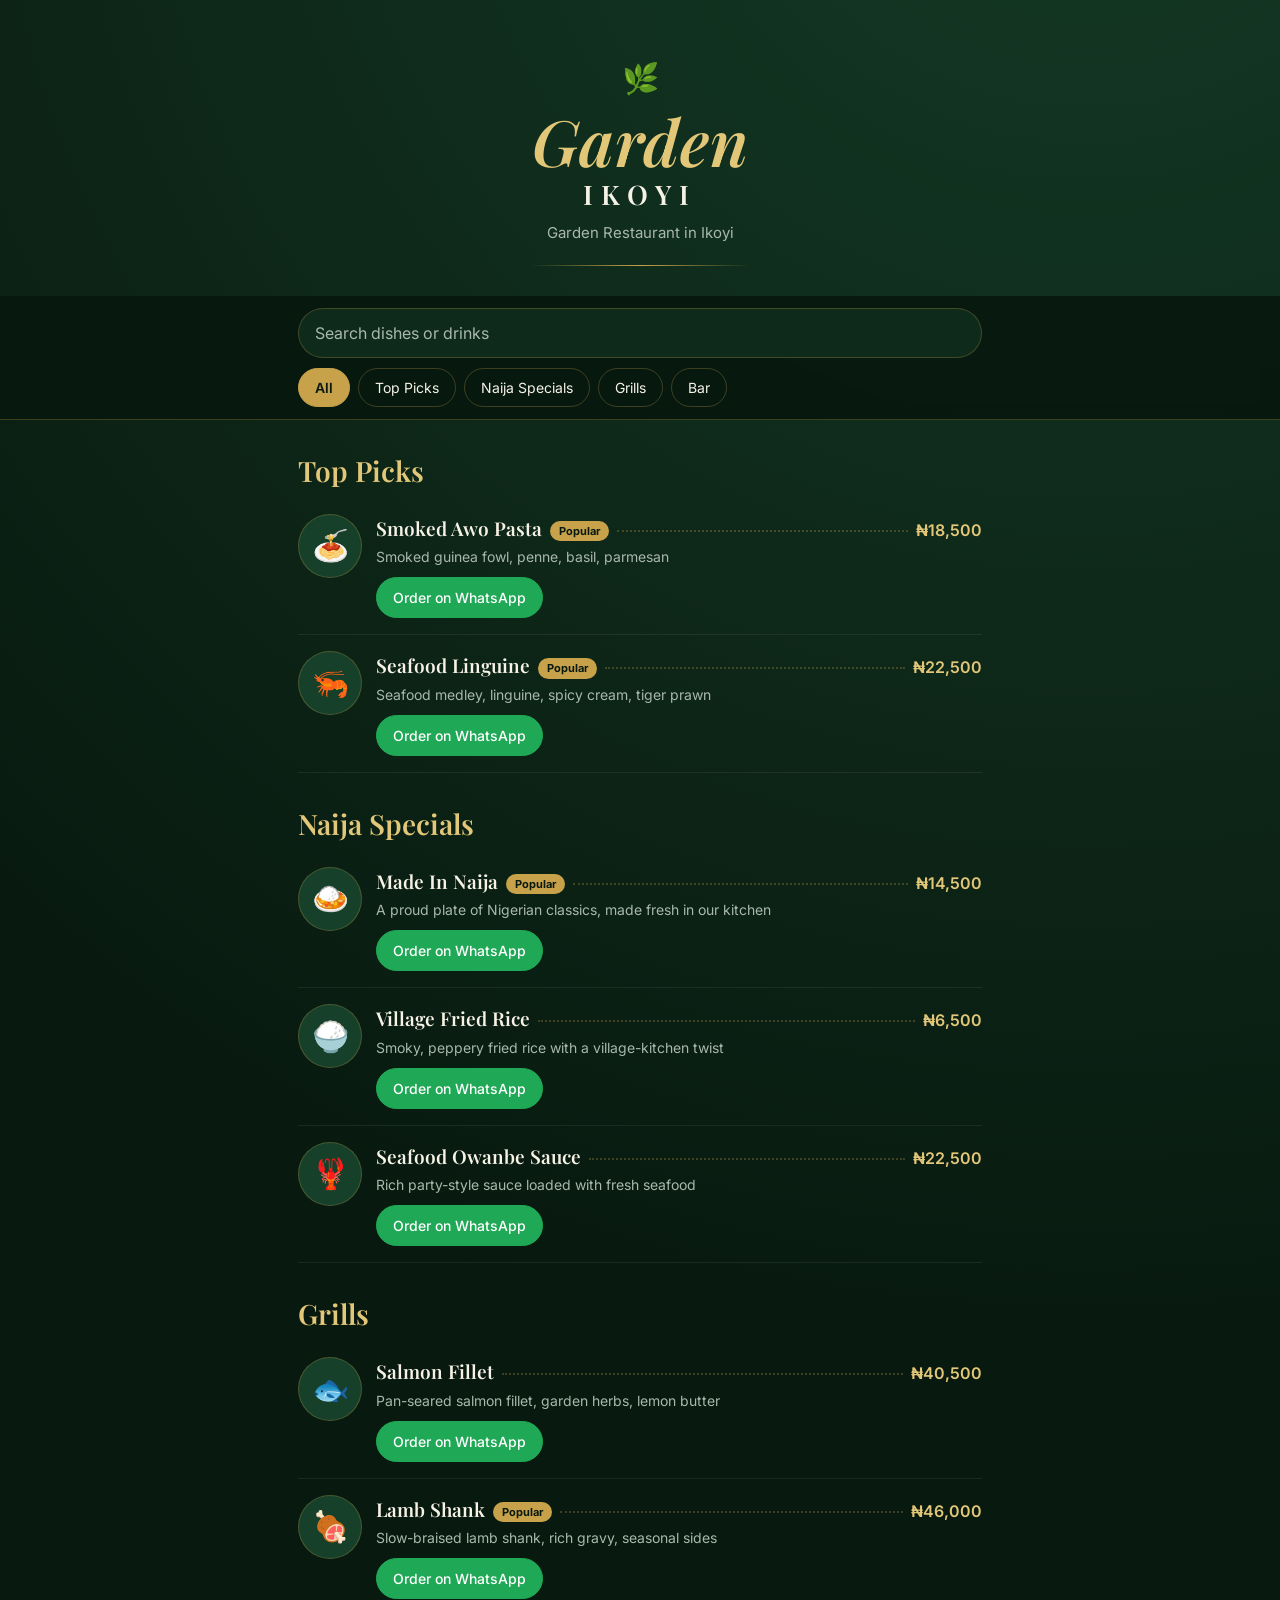
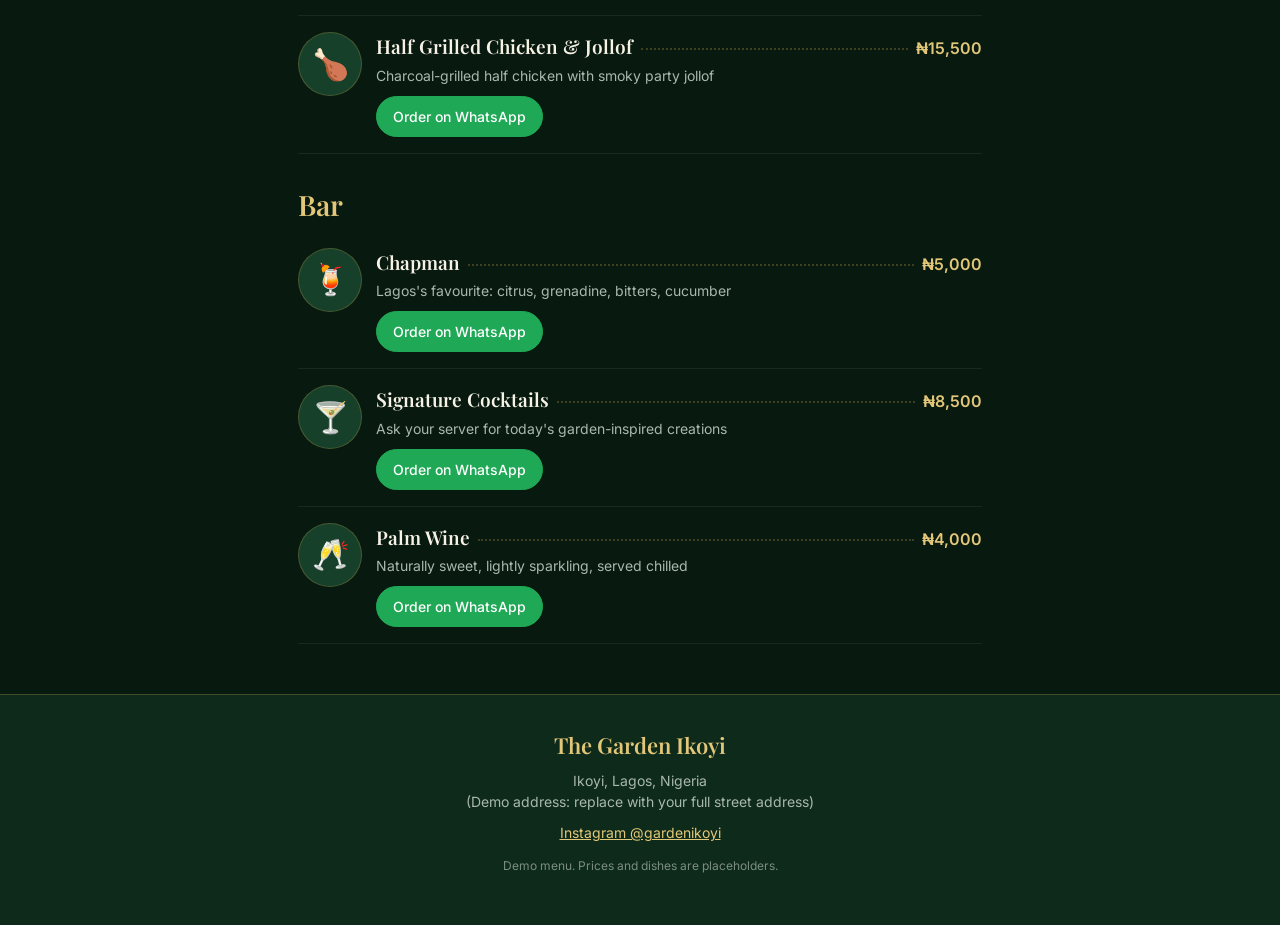
<file: index.html>
<!DOCTYPE html>
<html lang="en">
<head>
<meta charset="UTF-8">
<meta name="viewport" content="width=device-width, initial-scale=1">
<title>The Garden Ikoyi | Menu</title>
<meta name="theme-color" content="#08190f">
<link rel="preconnect" href="https://fonts.googleapis.com">
<link rel="preconnect" href="https://fonts.gstatic.com" crossorigin>
<link href="https://fonts.googleapis.com/css2?family=Inter:wght@400;500;600;700&family=Playfair+Display:ital,wght@0,600;1,600&display=swap" rel="stylesheet">
<link rel="stylesheet" href="style.css">
</head>
<body>
<header class="hero">
  <span class="leaf">🌿</span>
  <h1>Garden<span>IKOYI</span></h1>
  <p>Garden Restaurant in Ikoyi</p>
  <div class="rule"></div>
</header>

<div class="controls"><div class="wrap">
  <input id="search" class="search" type="search" placeholder="Search dishes or drinks" aria-label="Search the menu">
  <nav id="tabs" class="tabs" aria-label="Menu categories"></nav>
</div></div>

<main class="wrap" id="menu"></main>

<footer>
  <h3>The Garden Ikoyi</h3>
  <p>Ikoyi, Lagos, Nigeria<br>(Demo address: replace with your full street address)</p>
  <p style="margin-top:10px"><a href="https://instagram.com/gardenikoyi" target="_blank" rel="noopener">Instagram @gardenikoyi</a></p>
  <span class="demo">Demo menu. Prices and dishes are placeholders.</span>
</footer>

<script src="menu.js"></script>
<script>
let MENU = {categories:[], items:[]}, activeCat = "All", query = "";
const $ = id => document.getElementById(id);

function render() {
  // Category tabs
  const cats = ["All", ...MENU.categories];
  $("tabs").innerHTML = cats.map(c =>
    `<button class="tab ${c===activeCat?"active":""}" data-cat="${esc(c)}">${esc(c)}</button>`).join("");

  // Filter by category and search text
  const q = query.trim().toLowerCase();
  const items = MENU.items.filter(i =>
    (activeCat==="All" || i.category===activeCat) &&
    (!q || (i.name+" "+i.description).toLowerCase().includes(q)));

  if (!items.length) { $("menu").innerHTML = `<p class="empty">No dishes match your search. Try another word or category.</p>`; return; }

  // Group by category, keeping category order
  let html = "", n = 0;
  MENU.categories.forEach(cat => {
    const group = items.filter(i => i.category===cat);
    if (!group.length) return;
    html += `<section class="section"><h2>${esc(cat)}</h2>` + group.map(i => {
      const msg = encodeURIComponent(`Hello Garden Ikoyi, I'd like to order ${i.name}`);
      return `<article class="dish ${i.available?"":"unavailable"}" style="animation-delay:${Math.min(n++,8)*50}ms">
        <div class="thumb" aria-hidden="true">${esc(i.emoji||"🍽️")}</div>
        <div class="dish-body">
          <div class="line"><h3>${esc(i.name)}${i.popular?'<span class="badge">Popular</span>':""}</h3><span class="dots"></span><span class="price">${naira(i.price)}</span></div>
          <p class="desc">${esc(i.description)}</p>
          ${i.available
            ? `<a class="btn wa" target="_blank" rel="noopener" href="https://wa.me/${WHATSAPP}?text=${msg}">Order on WhatsApp</a>`
            : `<span class="soldout">Not available today</span>`}
        </div></article>`;
    }).join("") + `</section>`;
  });
  $("menu").innerHTML = html;
}

$("tabs").addEventListener("click", e => {
  const b = e.target.closest(".tab"); if (!b) return;
  activeCat = b.dataset.cat; render();
});
$("search").addEventListener("input", e => { query = e.target.value; render(); });

loadMenu().then(m => {
  // Include any category used by items but missing from the list
  m.items.forEach(i => { if (!m.categories.includes(i.category)) m.categories.push(i.category); });
  MENU = m; render();
}).catch(() => { $("menu").innerHTML = `<p class="empty">Menu could not load. Please ask your server.</p>`; });
</script>
</body>
</html>
</file>
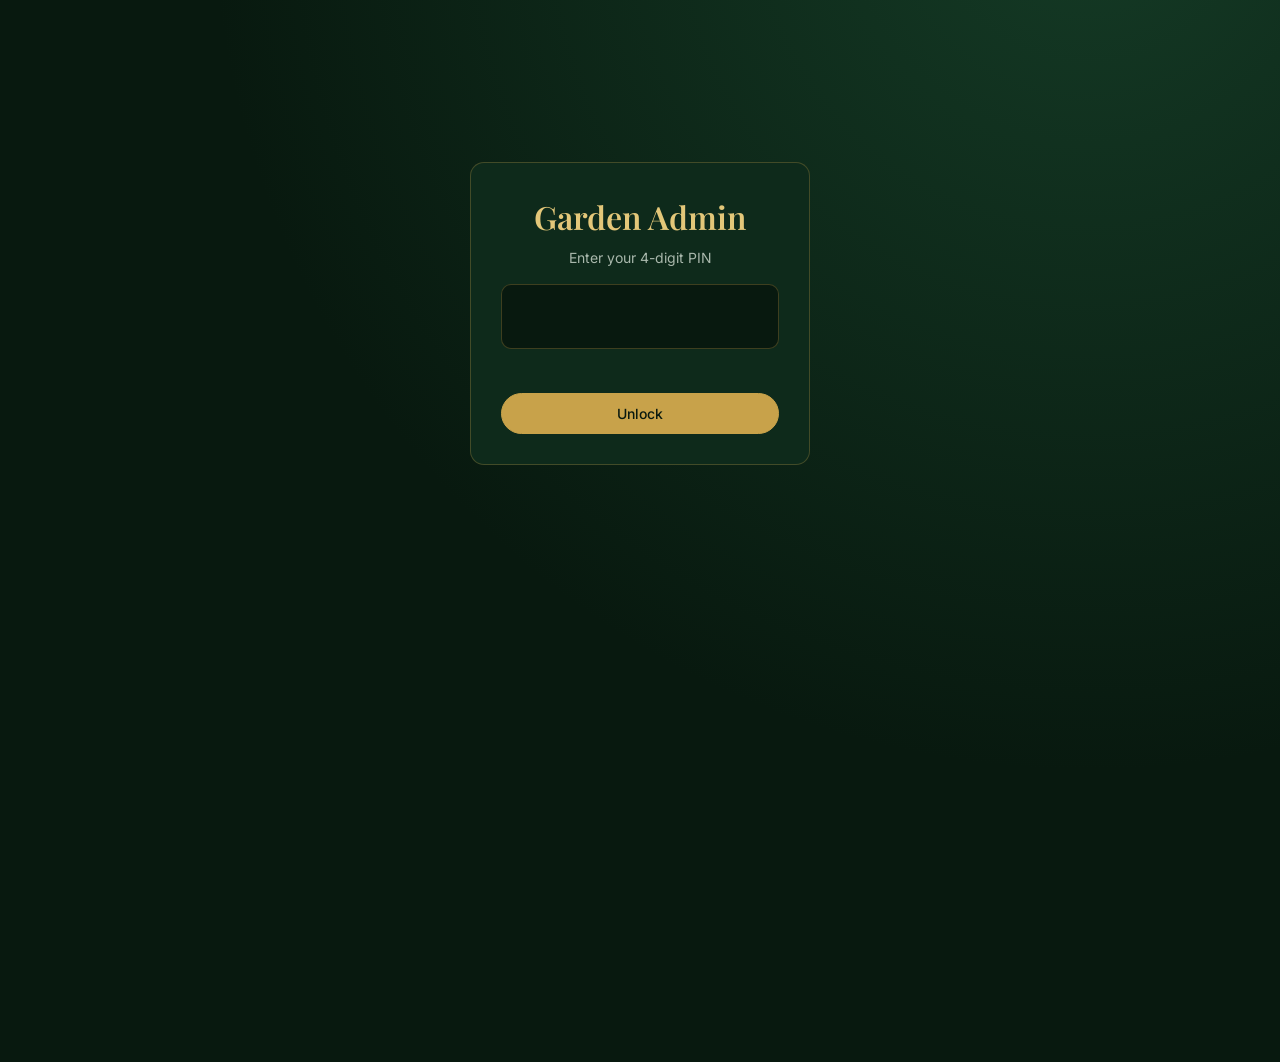
<file: admin.html>
<!DOCTYPE html>
<html lang="en">
<head>
<meta charset="UTF-8">
<meta name="viewport" content="width=device-width, initial-scale=1">
<title>Garden Ikoyi | Admin</title>
<meta name="robots" content="noindex">
<link rel="preconnect" href="https://fonts.googleapis.com">
<link rel="preconnect" href="https://fonts.gstatic.com" crossorigin>
<link href="https://fonts.googleapis.com/css2?family=Inter:wght@400;500;600;700&family=Playfair+Display:ital,wght@0,600;1,600&display=swap" rel="stylesheet">
<link rel="stylesheet" href="style.css">
</head>
<body>

<!-- PIN login (demo only: the PIN is visible in this file, so don't use for real security) -->
<div id="login" class="login">
  <h1 style="color:var(--gold-soft)">Garden Admin</h1>
  <p style="color:var(--muted);font-size:14px;margin-top:6px">Enter your 4-digit PIN</p>
  <input id="pin" type="password" inputmode="numeric" maxlength="4" autocomplete="off" aria-label="PIN">
  <div id="pinErr" class="err"></div>
  <button id="pinBtn" class="btn solid" style="width:100%;justify-content:center">Unlock</button>
</div>

<div id="app" class="wrap" hidden>
  <div class="admin-top">
    <h1>Menu Manager</h1>
    <div class="row">
      <a class="btn" href="index.html" target="_blank">Preview customer menu</a>
      <button id="logout" class="btn">Log out</button>
    </div>
  </div>

  <div class="stats">
    <div class="stat"><b id="sDishes">0</b><small>Total dishes</small></div>
    <div class="stat"><b id="sCats">0</b><small>Categories</small></div>
    <div class="stat"><b id="sOff">0</b><small>Unavailable</small></div>
  </div>

  <div class="row" style="margin-bottom:16px">
    <button id="add" class="btn solid">Add new dish</button>
    <button id="save" class="btn solid">Save changes</button>
    <button id="reset" class="btn danger">Reset to menu.json</button>
  </div>

  <div id="list"></div>

  <h2 style="color:var(--gold-soft);margin:28px 0 6px">Updated JSON</h2>
  <p style="color:var(--muted);font-size:14px;margin-bottom:10px">To make changes permanent for every customer, copy this and replace the contents of menu.json, then redeploy.</p>
  <textarea id="json" class="jsonbox" readonly></textarea>
  <div class="row" style="margin:10px 0 60px"><button id="copy" class="btn">Copy JSON</button></div>
</div>
<div id="toast" class="toast"></div>

<datalist id="catlist"></datalist>
<script src="menu.js"></script>
<script>
const PIN = "1234", $ = id => document.getElementById(id);
let MENU = null;

/* ---------- Login ---------- */
function unlock() {
  if ($("pin").value === PIN) { sessionStorage.setItem("garden_admin","1"); start(); }
  else { $("pinErr").textContent = "Wrong PIN. Please try again."; $("pin").value = ""; }
}
$("pinBtn").onclick = unlock;
$("pin").addEventListener("keydown", e => e.key==="Enter" && unlock());
$("logout").onclick = () => { sessionStorage.removeItem("garden_admin"); location.reload(); };

async function start() {
  $("login").hidden = true; $("app").hidden = false;
  MENU = await loadMenu();
  renderList();
}
if (sessionStorage.getItem("garden_admin")) start();

/* ---------- Helpers ---------- */
function toast(t) { const el=$("toast"); el.textContent=t; el.classList.add("show"); setTimeout(()=>el.classList.remove("show"),1800); }
function cats() { return [...new Set([...MENU.categories, ...MENU.items.map(i=>i.category)].filter(Boolean))]; }

function refresh() {
  MENU.categories = cats();
  $("sDishes").textContent = MENU.items.length;
  $("sCats").textContent = MENU.categories.length;
  $("sOff").textContent = MENU.items.filter(i=>!i.available).length;
  $("catlist").innerHTML = MENU.categories.map(c=>`<option value="${esc(c)}">`).join("");
  $("json").value = JSON.stringify(MENU, null, 2);
}

/* ---------- Dish editor list ---------- */
function renderList() {
  $("list").innerHTML = MENU.items.map(i => `
    <div class="card" data-id="${i.id}">
      <div class="grid">
        <div><label>Name</label><input type="text" data-f="name" value="${esc(i.name)}"></div>
        <div><label>Price (₦)</label><input type="number" min="0" step="100" data-f="price" value="${i.price}"></div>
        <div class="full"><label>Description</label><textarea data-f="description">${esc(i.description)}</textarea></div>
        <div><label>Category</label><input type="text" list="catlist" data-f="category" value="${esc(i.category)}"></div>
        <div><label>Emoji</label><input type="text" maxlength="4" data-f="emoji" value="${esc(i.emoji||"")}"></div>
      </div>
      <div class="card-foot">
        <div class="checks">
          <label><input type="checkbox" data-f="popular" ${i.popular?"checked":""}> Popular</label>
          <label><input type="checkbox" data-f="available" ${i.available?"checked":""}> Available</label>
        </div>
        <button class="btn danger" data-del="${i.id}">Delete</button>
      </div>
    </div>`).join("") || `<p class="empty">No dishes yet. Tap "Add new dish" to start.</p>`;
  refresh();
}

// Update the data live as fields change
$("list").addEventListener("input", e => {
  const f = e.target.dataset.f; if (!f) return;
  const item = MENU.items.find(i => i.id === e.target.closest(".card").dataset.id);
  item[f] = e.target.type==="checkbox" ? e.target.checked : e.target.type==="number" ? Number(e.target.value) : e.target.value;
  refresh();
});
$("list").addEventListener("click", e => {
  const id = e.target.dataset.del; if (!id) return;
  const item = MENU.items.find(i=>i.id===id);
  if (confirm(`Delete "${item.name}"?`)) { MENU.items = MENU.items.filter(i=>i.id!==id); renderList(); toast("Dish deleted. Save to keep it."); }
});

/* ---------- Actions ---------- */
$("add").onclick = () => {
  MENU.items.unshift({id:"d"+Date.now(), name:"New dish", price:0, description:"", category:MENU.categories[0]||"Top Picks", popular:false, available:true, emoji:"🍽️"});
  renderList(); window.scrollTo({top:$("list").offsetTop-20, behavior:"smooth"});
};
$("save").onclick = () => { refresh(); saveMenu(MENU); toast("Saved. Customer menu updated."); };
$("reset").onclick = async () => {
  if (!confirm("Discard all edits and go back to menu.json?")) return;
  resetMenu(); MENU = await loadMenu(); renderList(); toast("Menu reset.");
};
$("copy").onclick = () => { $("json").select(); navigator.clipboard?.writeText($("json").value); toast("JSON copied."); };
</script>
</body>
</html>
</file>
<file: style.css>
/* The Garden Ikoyi: shared styles (customer + admin) */
:root{
  --green-900:#08190f; --green-800:#0e2a1b; --green-700:#16402a; --green-600:#1f5638;
  --gold:#c8a24a; --gold-soft:#e3c779; --ivory:#f7f2e6; --muted:#a9b8ac;
  --line:rgba(200,162,74,.28); --radius:14px;
}
*{box-sizing:border-box;margin:0}
html{scroll-behavior:smooth}
body{font-family:Inter,system-ui,sans-serif;background:var(--green-900);color:var(--ivory);line-height:1.5;
  background-image:radial-gradient(circle at 85% -10%,rgba(31,86,56,.55),transparent 55%);min-height:100vh}
h1,h2,h3{font-family:"Playfair Display",Georgia,serif;font-weight:600}
button,input,select,textarea{font:inherit;color:inherit}
:focus-visible{outline:2px solid var(--gold);outline-offset:2px}
.wrap{max-width:720px;margin:0 auto;padding:0 18px}

/* Hero: the one memorable moment */
.hero{text-align:center;padding:56px 18px 30px}
.hero .leaf{font-size:30px;display:block;margin-bottom:6px;animation:sway 3.2s ease-in-out 1}
@keyframes sway{0%,100%{transform:rotate(0)}30%{transform:rotate(-12deg)}60%{transform:rotate(9deg)}}
.hero h1{font-size:clamp(40px,11vw,64px);letter-spacing:.01em;font-style:italic;color:var(--gold-soft);line-height:1.05}
.hero h1 span{display:block;font-style:normal;font-size:.42em;color:var(--ivory);letter-spacing:.3em;margin-top:6px}
.hero p{color:var(--muted);margin-top:14px;font-size:15px}
.rule{height:1px;background:linear-gradient(90deg,transparent,var(--gold),transparent);max-width:220px;margin:20px auto 0}

/* Controls */
.controls{position:sticky;top:0;z-index:10;background:rgba(8,25,15,.94);backdrop-filter:blur(8px);padding:12px 0 10px;border-bottom:1px solid var(--line)}
.search{width:100%;padding:12px 16px;border-radius:999px;border:1px solid var(--line);background:var(--green-800);outline:none}
.search::placeholder{color:var(--muted)}
.search:focus{border-color:var(--gold)}
.tabs{display:flex;gap:8px;overflow-x:auto;padding:10px 0 2px;scrollbar-width:none}
.tabs::-webkit-scrollbar{display:none}
.tab{flex:none;padding:8px 16px;border-radius:999px;border:1px solid var(--line);background:transparent;cursor:pointer;font-size:14px;transition:.2s}
.tab.active{background:var(--gold);color:var(--green-900);border-color:var(--gold);font-weight:600}

/* Menu sections and dishes (printed-menu feel: dotted leaders) */
.section{padding-top:30px}
.section h2{font-size:28px;color:var(--gold-soft);margin-bottom:6px}
.dish{display:flex;gap:14px;padding:16px 0;border-bottom:1px solid rgba(255,255,255,.07);animation:rise .5s both}
@keyframes rise{from{opacity:0;transform:translateY(10px)}to{opacity:1;transform:none}}
.thumb{flex:none;width:64px;height:64px;border-radius:50%;background:var(--green-700);border:1px solid var(--line);display:grid;place-items:center;font-size:30px}
.dish-body{flex:1;min-width:0}
.line{display:flex;align-items:baseline;gap:8px}
.line h3{font-size:19px}
.line .dots{flex:1;border-bottom:2px dotted var(--line);transform:translateY(-4px);min-width:12px}
.price{color:var(--gold-soft);font-weight:600;white-space:nowrap}
.desc{color:var(--muted);font-size:14px;margin:4px 0 10px}
.badge{display:inline-block;background:var(--gold);color:var(--green-900);font-size:11px;font-weight:700;padding:2px 9px;border-radius:999px;margin-left:8px;vertical-align:middle;font-family:Inter,sans-serif}
.btn{display:inline-flex;align-items:center;gap:8px;padding:9px 16px;border-radius:999px;border:1px solid var(--gold);background:transparent;color:var(--gold-soft);cursor:pointer;text-decoration:none;font-size:14px;font-weight:500;transition:.2s}
.btn:hover{background:var(--gold);color:var(--green-900)}
.btn.wa{background:#1fa855;border-color:#1fa855;color:#fff}
.btn.wa:hover{background:#17893f;border-color:#17893f;color:#fff}
.btn.solid{background:var(--gold);color:var(--green-900)}
.btn.danger{border-color:#c0564a;color:#e88b80}
.btn.danger:hover{background:#c0564a;color:#fff}
.soldout{color:#e88b80;font-size:13px;font-style:italic}
.unavailable{opacity:.55}
.empty{text-align:center;color:var(--muted);padding:50px 0}

footer{margin-top:50px;padding:34px 18px 50px;text-align:center;border-top:1px solid var(--line);background:var(--green-800);color:var(--muted);font-size:14px}
footer h3{color:var(--gold-soft);font-size:22px;margin-bottom:8px}
footer a{color:var(--gold-soft)}
.demo{display:block;margin-top:14px;font-size:12px;opacity:.7}

/* Admin */
.login{max-width:340px;margin:18vh auto 0;text-align:center;padding:30px;border:1px solid var(--line);border-radius:var(--radius);background:var(--green-800)}
.login input{width:100%;text-align:center;font-size:26px;letter-spacing:.5em;padding:12px;border-radius:10px;border:1px solid var(--line);background:var(--green-900);margin:16px 0}
.err{color:#e88b80;font-size:14px;min-height:20px;margin-bottom:8px}
.admin-top{display:flex;flex-wrap:wrap;justify-content:space-between;align-items:center;gap:12px;padding:28px 0 10px}
.admin-top h1{font-size:28px;color:var(--gold-soft)}
.row{display:flex;flex-wrap:wrap;gap:8px}
.stats{display:grid;grid-template-columns:repeat(3,1fr);gap:10px;margin:14px 0 20px}
.stat{background:var(--green-800);border:1px solid var(--line);border-radius:var(--radius);padding:14px;text-align:center}
.stat b{display:block;font-family:"Playfair Display",serif;font-size:30px;color:var(--gold-soft)}
.stat small{color:var(--muted)}
.card{background:var(--green-800);border:1px solid var(--line);border-radius:var(--radius);padding:16px;margin-bottom:12px}
.card.hidden{display:none}
.grid{display:grid;grid-template-columns:1fr 1fr;gap:10px}
.grid .full{grid-column:1/-1}
label{display:block;font-size:12px;color:var(--muted);margin-bottom:3px}
.card input[type=text],.card input[type=number],.card textarea{width:100%;padding:9px 11px;border-radius:8px;border:1px solid var(--line);background:var(--green-900);outline:none}
.card input:focus,.card textarea:focus{border-color:var(--gold)}
.card textarea{resize:vertical;min-height:58px}
.card-foot{display:flex;flex-wrap:wrap;justify-content:space-between;align-items:center;gap:10px;margin-top:12px}
.checks{display:flex;gap:16px;font-size:14px}
.checks label{display:flex;align-items:center;gap:6px;color:var(--ivory);font-size:14px;margin:0}
.checks input{accent-color:var(--gold);width:17px;height:17px}
.jsonbox{width:100%;height:200px;font-family:ui-monospace,monospace;font-size:12px;padding:12px;border-radius:10px;background:var(--green-900);border:1px solid var(--line)}
.toast{position:fixed;bottom:22px;left:50%;transform:translate(-50%,30px);background:var(--gold);color:var(--green-900);padding:10px 20px;border-radius:999px;font-weight:600;opacity:0;transition:.3s;pointer-events:none}
.toast.show{opacity:1;transform:translate(-50%,0)}
@media (max-width:480px){.grid{grid-template-columns:1fr}.thumb{width:54px;height:54px;font-size:26px}}
@media (prefers-reduced-motion:reduce){*{animation:none!important;transition:none!important}}
</file>
